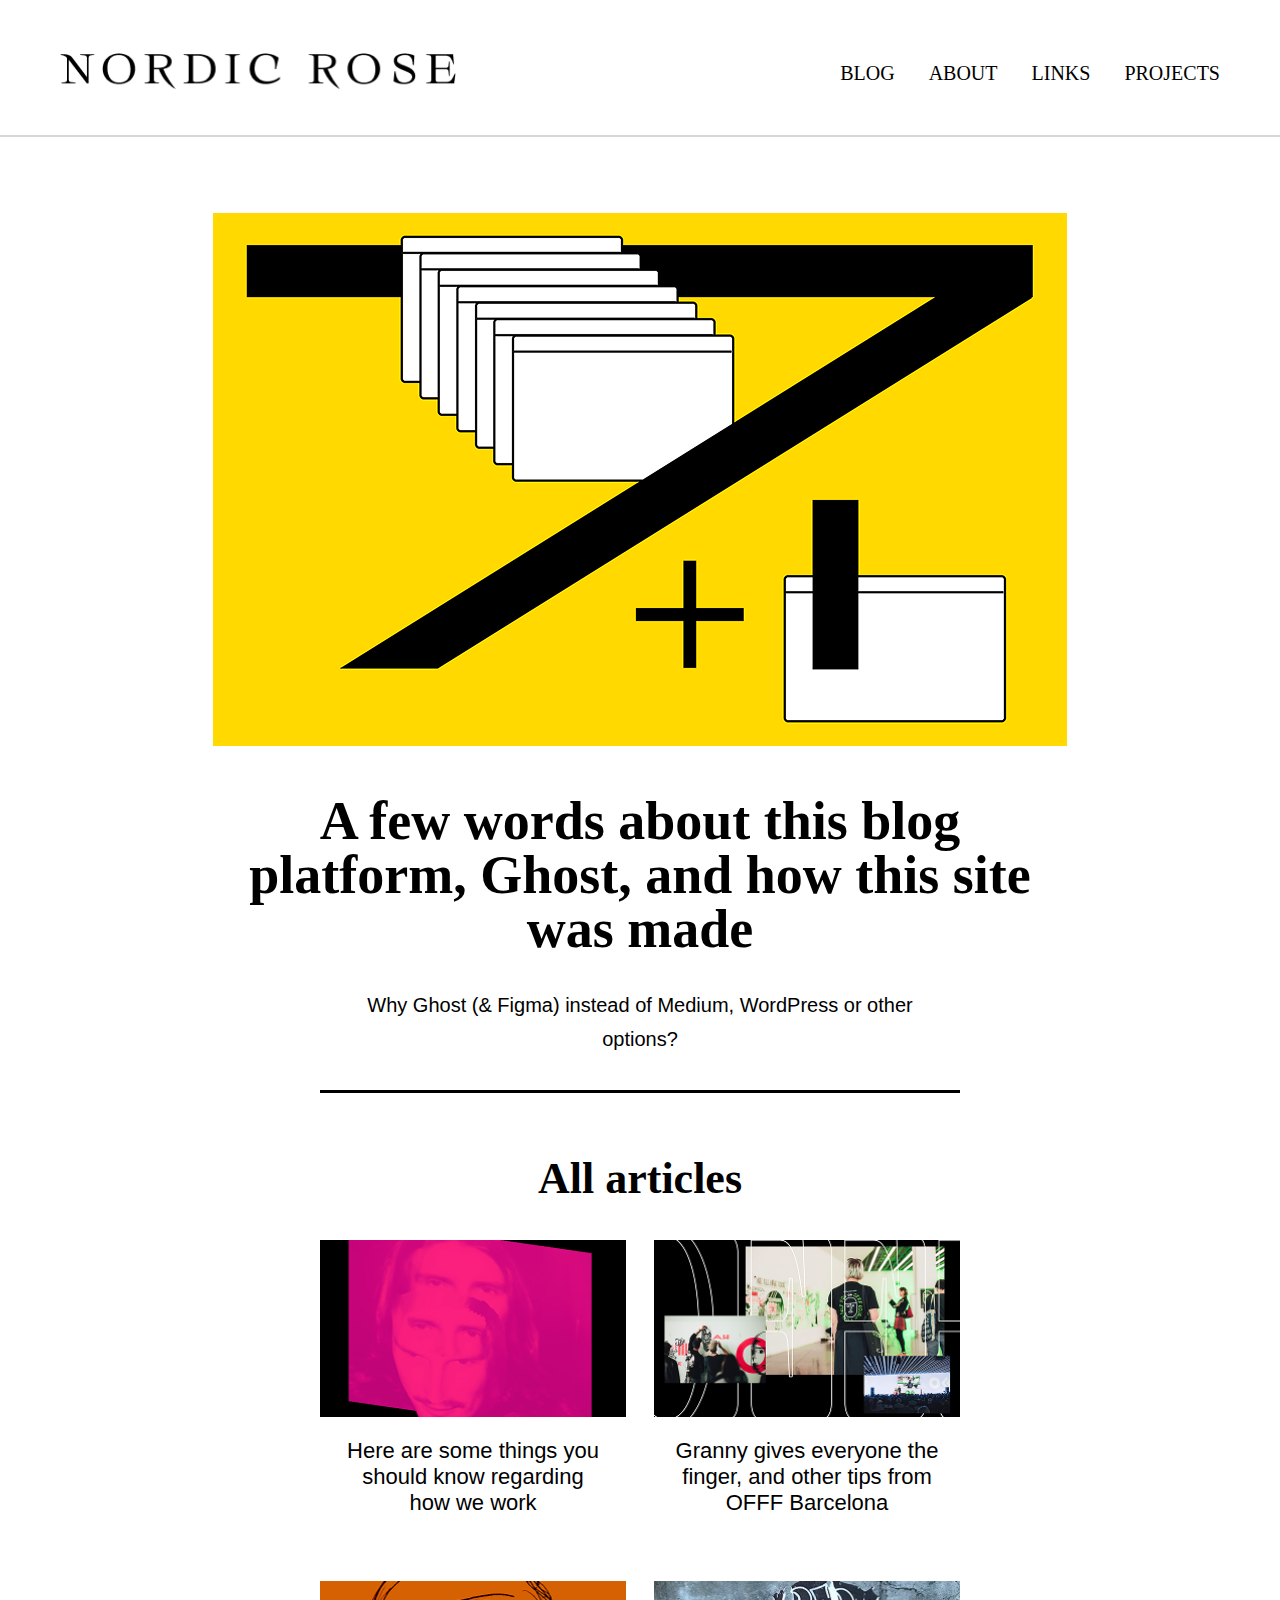
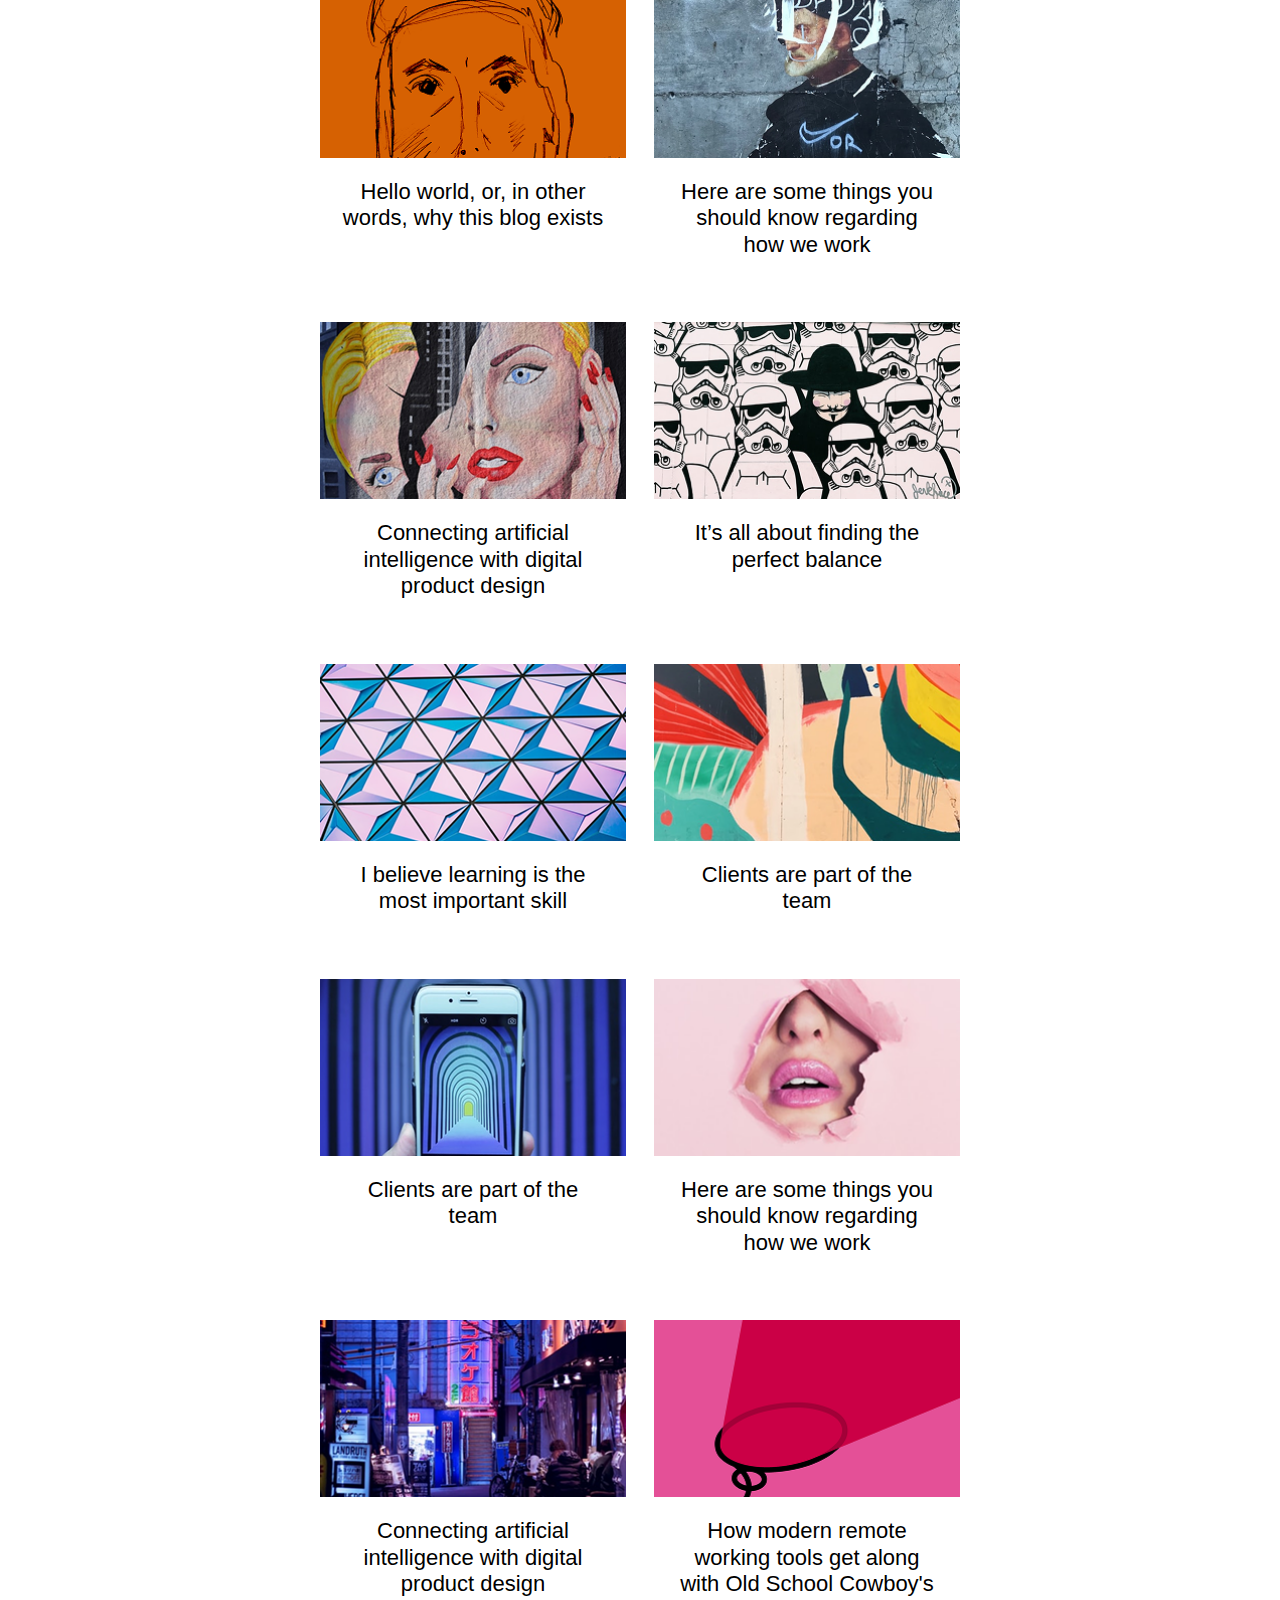
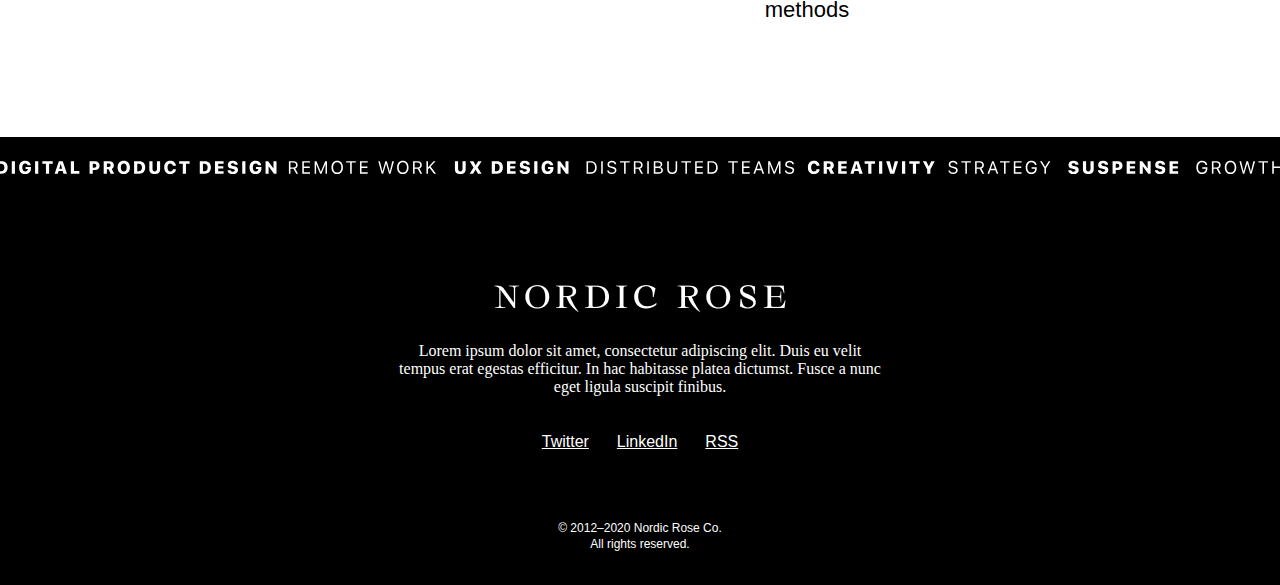
<file: Page1/index.html>
<!DOCTYPE html>
<html lang="en">

<head>
    <meta charset="UTF-8" />
    <meta name="viewport" content="width=device-width, initial-scale=1.0" />
    <title>Page 1</title>
    <link rel="stylesheet" href="style.css" />
    <link rel="stylesheet" href="https://cdnjs.cloudflare.com/ajax/libs/font-awesome/6.7.2/css/all.min.css" />
</head>

<body>
    <header class="header">
        <div class="container">
            <div class="content">
                <div class="logo"><img src="images/logo.png" alt="Logo" /></div>
                <nav class="menu">
                    <ul>
                        <li><a>BLOG</a></li>
                        <li><a>ABOUT</a></li>
                        <li><a>LINKS</a></li>
                        <li><a>PROJECTS</a></li>
                    </ul>
                </nav>
                <button class="menu-mobile"><img src="images/menu-icon.png" alt="" /></button>
            </div>
        </div>
    </header>

    <div class="section1">
        <div class="container">
            <div class="section1-image"><img src="images/section-1-image.png" alt="" /></div>
            <div class="section1-content">
                <h2 class="section1-title">A few words about this blog platform, Ghost, and how this site was made</h2>
                <p class="section1-subtitle">Why Ghost (& Figma) instead of Medium, WordPress or other options?</p>
            </div>
        </div>
    </div>

    <div class="section2">
        <div class="container">
            <h2 class="section2-title">All articles</h2>
            <div class="section2-wrap">
                <div class="card">
                    <div class="card-image"><a><img src="images/section-2-image-1.png" alt="" /></a></div>
                    <p class="card-text"><a>Here are some things you should know regarding how we work</a></p>
                </div>
                <div class="card">
                    <div class="card-image"><a><img src="images/section-2-image-2.png" alt="" /></a></div>
                    <p class="card-text"><a>Granny gives everyone the finger, and other tips from OFFF Barcelona</a></p>
                </div>
                <div class="card">
                    <div class="card-image"><a><img src="images/section-2-image-3.png" alt="" /></a></div>
                    <p class="card-text"><a>Hello world, or, in other words, why this blog exists</a></p>
                </div>

                <div class="card only-desktop">
                    <div class="card-image"><a><img src="images/section-2-image-4.png" alt="" /></a></div>
                    <p class="card-text"><a>Here are some things you should know regarding how we work</a></p>
                </div>
                <div class="card only-desktop">
                    <div class="card-image"><a><img src="images/section-2-image-5.png" alt="" /></a></div>
                    <p class="card-text"><a>Connecting artificial intelligence with digital product design</a></p>
                </div>
                <div class="card only-desktop">
                    <div class="card-image"><a><img src="images/section-2-image-6.png" alt="" /></a></div>
                    <p class="card-text"><a>It’s all about finding the perfect balance</a></p>
                </div>
                <div class="card only-desktop">
                    <div class="card-image"><a><img src="images/section-2-image-7.png" alt="" /></a></div>
                    <p class="card-text"><a>I believe learning is the most important skill</a></p>
                </div>
                <div class="card only-desktop">
                    <div class="card-image"><a><img src="images/section-2-image-8.png" alt="" /></a></div>
                    <p class="card-text"><a>Clients are part of the team</a></p>
                </div>
                <div class="card only-desktop">
                    <div class="card-image"><a><img src="images/section-2-image-9.png" alt="" /></a></div>
                    <p class="card-text"><a>Clients are part of the team</a></p>
                </div>
                <div class="card only-desktop">
                    <div class="card-image"><a><img src="images/section-2-image-10.png" alt="" /></a></div>
                    <p class="card-text"><a>Here are some things you should know regarding how we work</a></p>
                </div>
                <div class="card only-desktop">
                    <div class="card-image"><a><img src="images/section-2-image-11.png" alt="" /></a></div>
                    <p class="card-text"><a>Connecting artificial intelligence with digital product design</a></p>
                </div>

                <div class="card only-mobile">
                    <div class="card-image"><a><img src="images/section-2-image-13.png" alt="" /></a></div>
                    <p class="card-text"><a>Updating list of 50+ sources on distributed teams, remote work, and how to make it all work better</a></p>
                </div>
                <div class="card only-mobile">
                    <div class="card-image"><a><img src="images/section-2-image-14.png" alt="" /></a></div>
                    <p class="card-text"><a>A few words about this blog platform, Ghost, and how this site was made</a></p>
                </div>

                <div class="card">
                    <div class="card-image"><a><img src="images/section-2-image-12.png" alt="" /></a></div>
                    <p class="card-text"><a>How modern remote working tools get along with Old School Cowboy's methods</a></p>
                </div>
            </div>
        </div>
    </div>

    <footer class="footer">
        <div class="footer-top"><img src="images/topfooter.svg" alt="" /></div>
        <div class="footer-middle">
            <div class="container">
                <div class="logo"><img src="images/footer-logo.png" alt="" /></div>
                <p class="footer-text"> Lorem ipsum dolor sit amet, consectetur adipiscing elit. Duis eu velit tempus
                    erat egestas efficitur. In hac habitasse platea dictumst. Fusce a nunc eget ligula suscipit finibus.
                </p>
            </div>
        </div>

        <div class="footer-bottom">
            <nav class="footer-social">
                <ul>
                    <li><a>Twitter</a></li>
                    <li><a>LinkedIn</a></li>
                    <li><a>RSS</a></li>
                </ul>
            </nav>
            <div class="footer-copyright">
                <div>© 2012–2020 Nordic Rose Co.</div>
                <div>All rights reserved.</div>
            </div>
        </div>
    </footer>
</body>

</html>
</file>
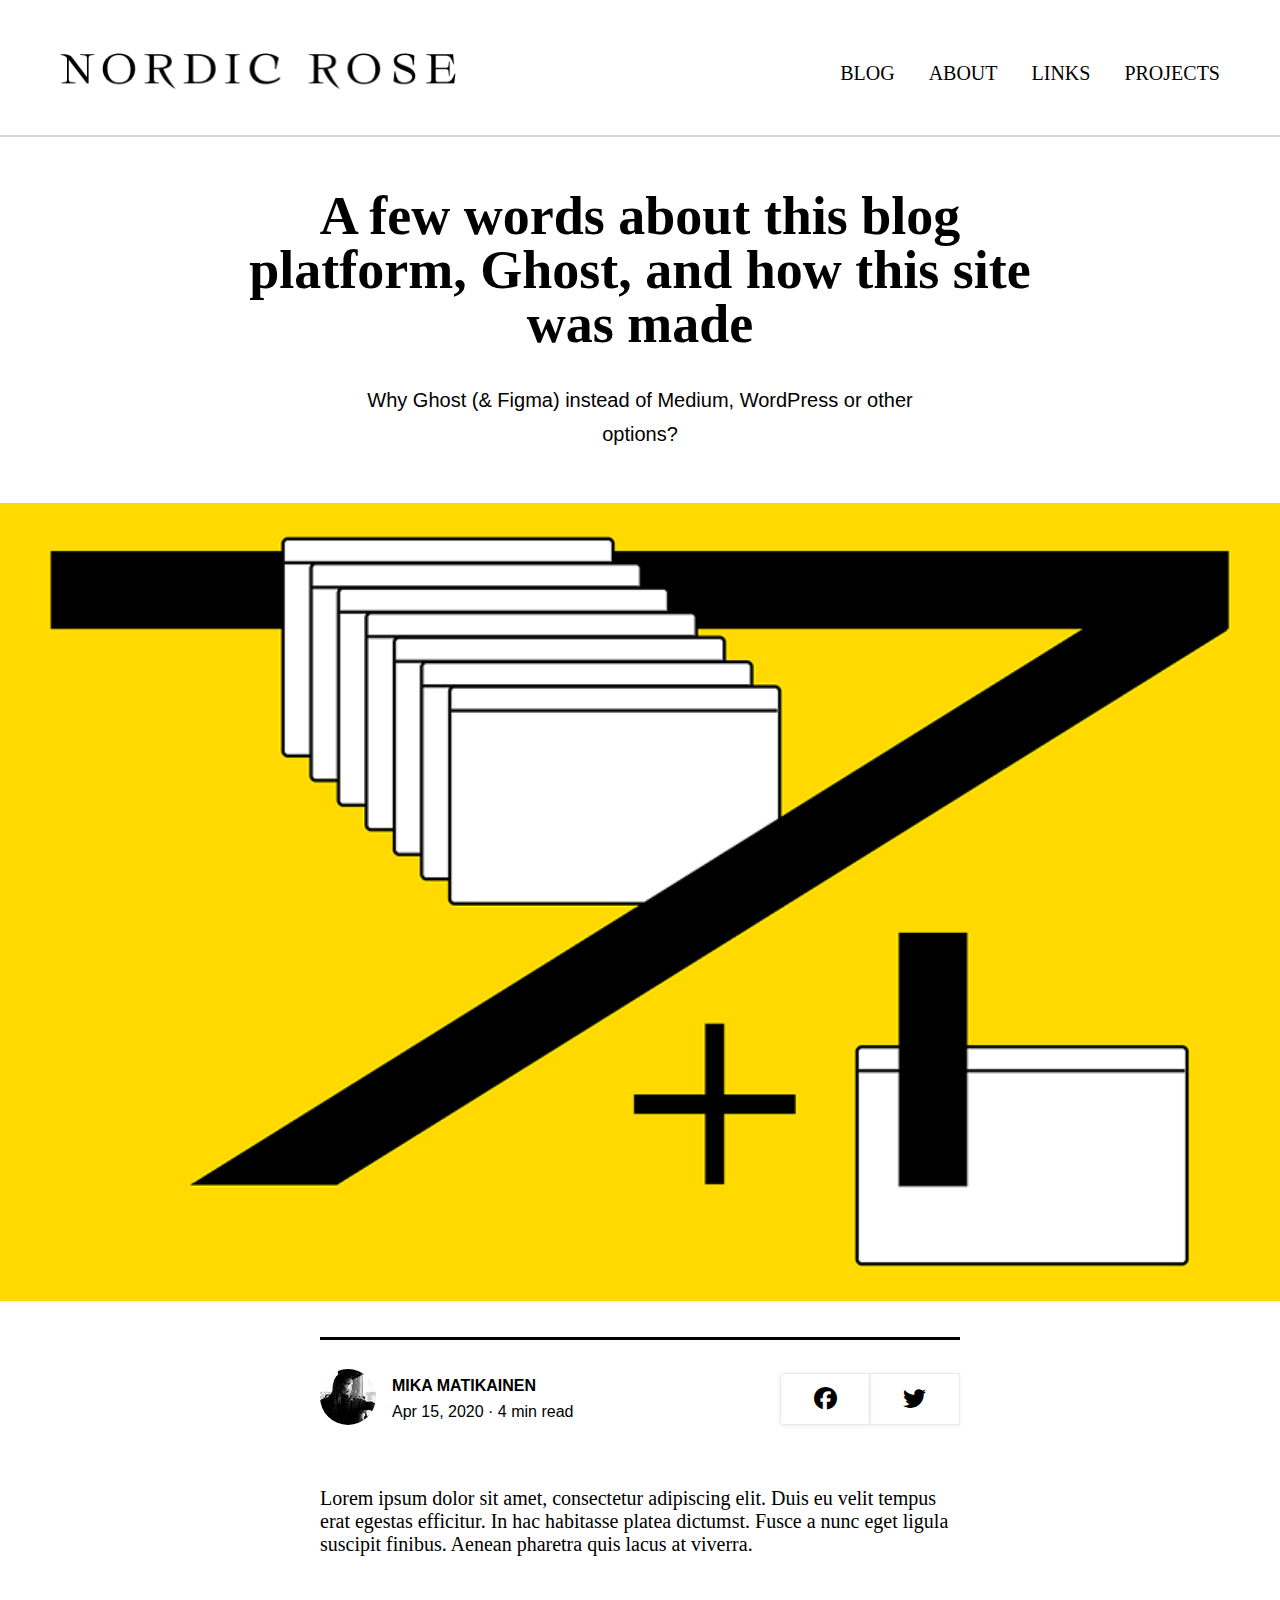
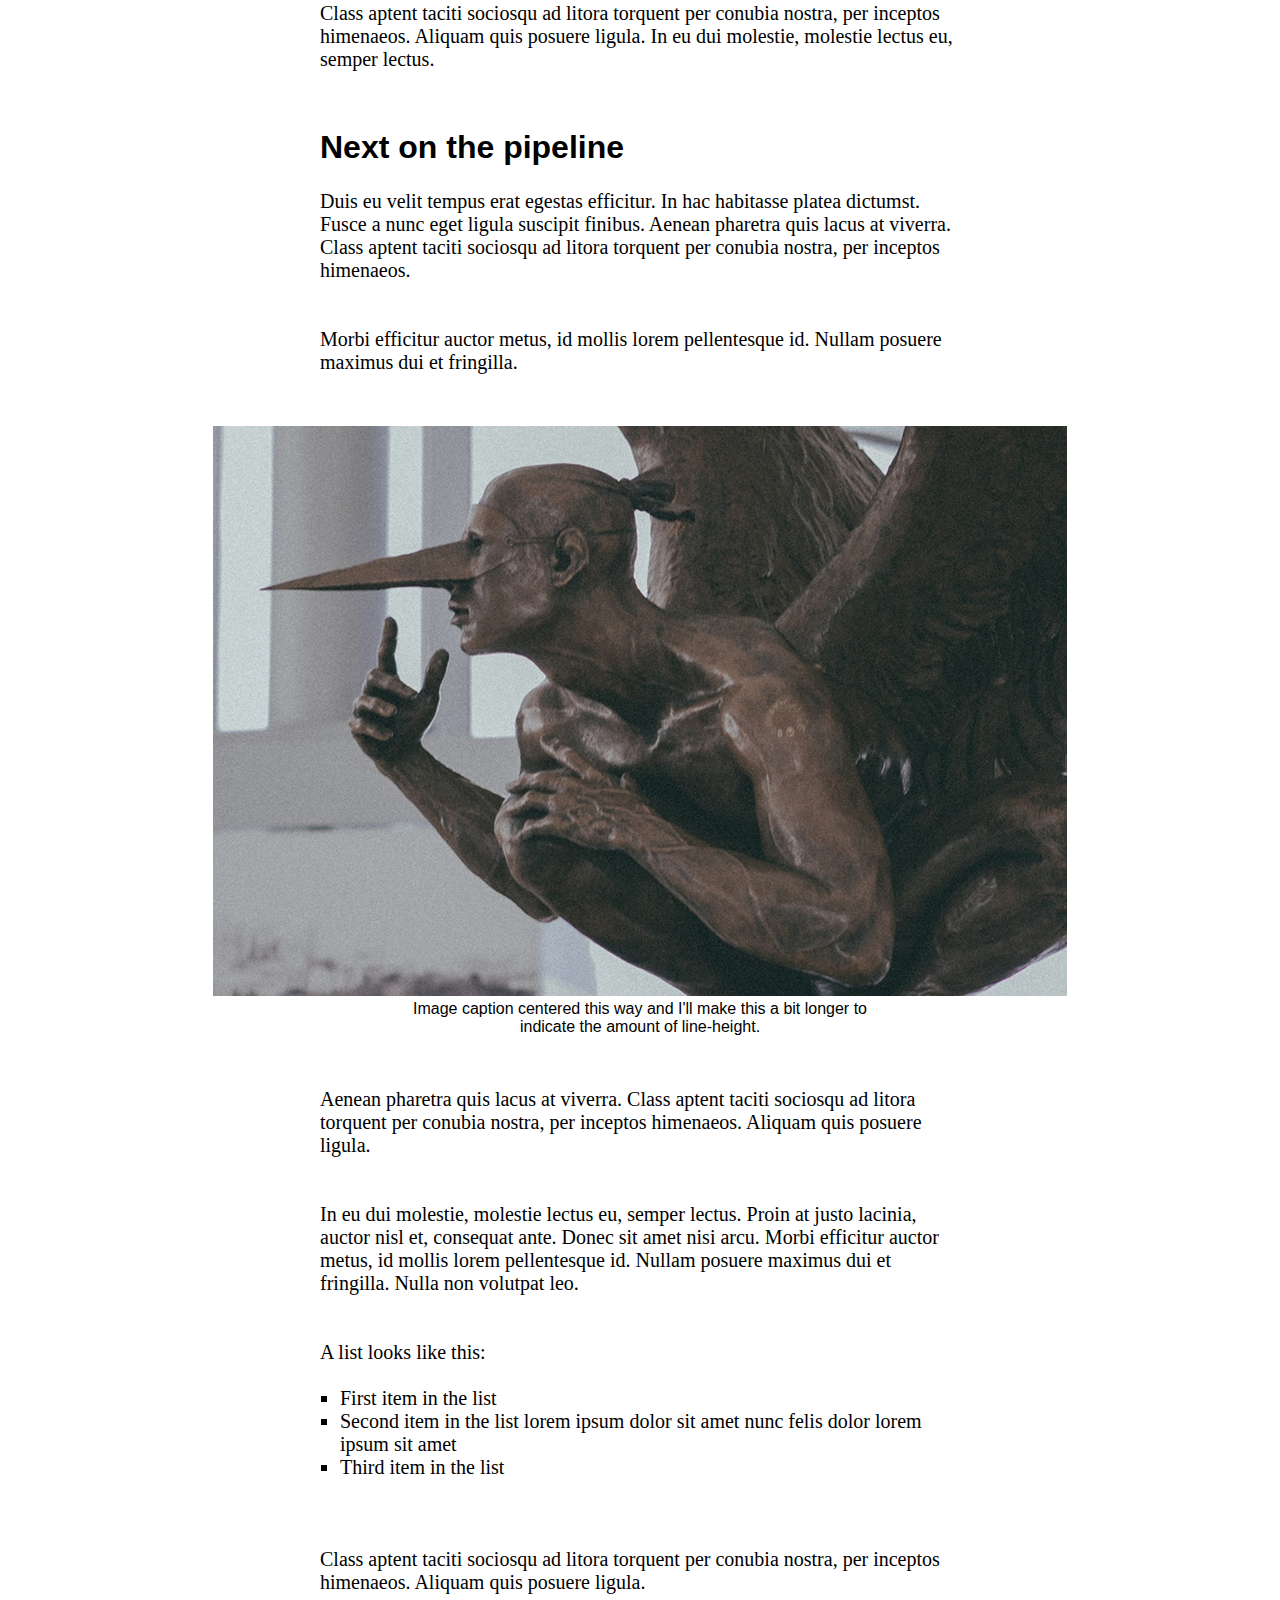
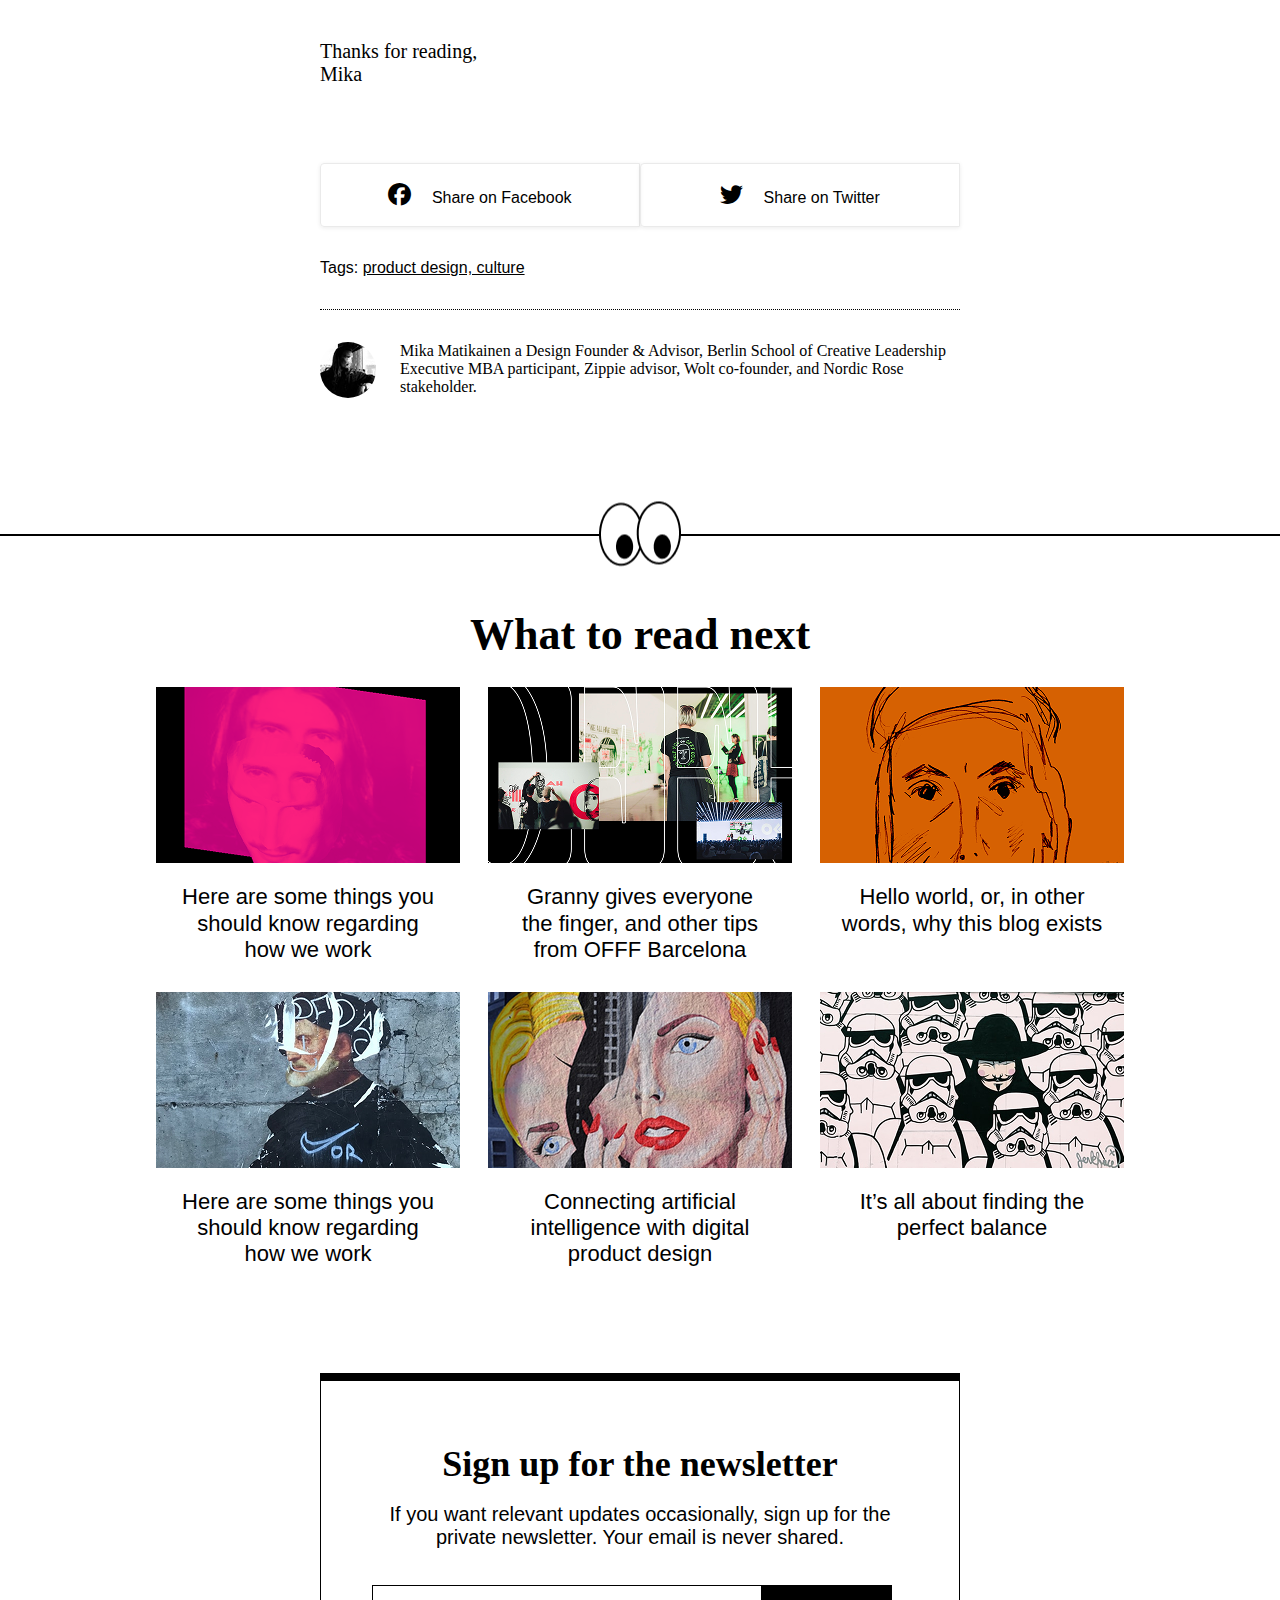
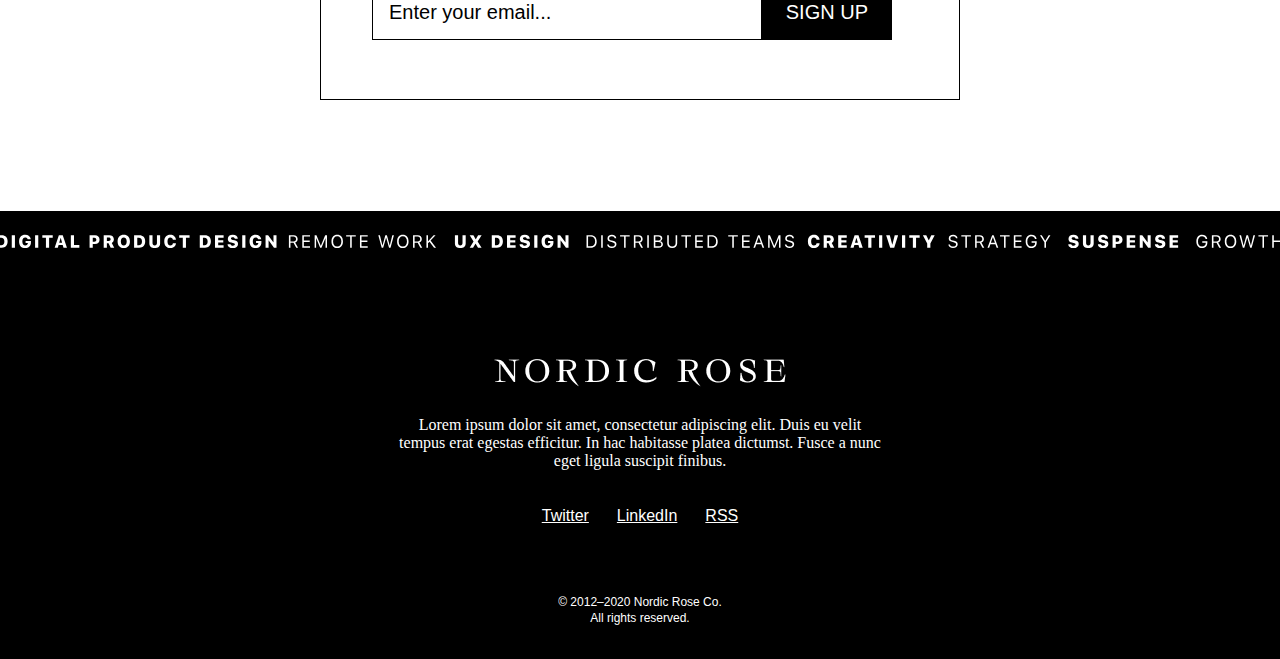
<file: Page2/index.html>
<!DOCTYPE html>
<html lang="en">

<head>
    <meta charset="UTF-8" />
    <meta name="viewport" content="width=device-width, initial-scale=1.0" />
    <title>Page 2</title>
    <link rel="stylesheet" href="style.css" />
    <link rel="stylesheet" href="https://cdnjs.cloudflare.com/ajax/libs/font-awesome/6.7.2/css/all.min.css" />
</head>

<body>
    <header class="header">
        <div class="container">
            <div class="content">
                <div class="logo"><img src="images/logo.png" alt="Logo" /></div>
                <nav class="menu">
                    <ul>
                        <li><a>BLOG</a></li>
                        <li><a>ABOUT</a></li>
                        <li><a>LINKS</a></li>
                        <li><a>PROJECTS</a></li>
                    </ul>
                </nav>
                <button class="menu-mobile"><img src="images/menu-icon.png" alt="" /></button>
            </div>
        </div>
    </header>

    <div class="section1">
        <div class="container">
            <div class="section1-content">
                <h2 class="section1-title">A few words about this blog platform, Ghost, and how this site was made</h2>
                <p class="section1-subtitle">Why Ghost (& Figma) instead of Medium, WordPress or other options?</p>
            </div>
        </div>
        <div class="section1-image"><img src="images/section-1-image.png" alt="" /></div>
    </div>

    <div class="section2">
        <div class="container">
            <div class="section2-social">
                <div class="author">
                    <div class="author-image"><img src="images/section-4-avatar.png" alt="" /></div>
                    <div class="author-infor">
                        <div class="inner-name">Mika Matikainen</div>
                        <div class="inner-info">Apr 15, 2020 · 4 min read</div>
                    </div>
                </div>
                <div class="author-social">
                    <div class="inner-buttons"><a><i class="fa-brands fa-facebook"></i></a></div>
                    <div class="inner-buttons twitter"><a><i class="fa-brands fa-twitter"></i></a></div>
                    <div class="inner-buttons whatsapp"><a><img src="images/whatsapp.png" alt="" /></a></div>
                </div>
            </div>

            <div class="inner-para-1">
                Lorem ipsum dolor sit amet, consectetur adipiscing elit. Duis eu velit tempus erat egestas efficitur. In
                hac habitasse platea dictumst.
                Fusce a nunc eget ligula suscipit finibus. Aenean pharetra quis lacus at viverra.
                <br />
                <br />
                <br />
                Class aptent taciti sociosqu ad litora torquent per conubia nostra, per inceptos himenaeos. Aliquam quis
                posuere ligula. In eu dui
                molestie, molestie lectus eu, semper lectus.
            </div>

            <h2 class="inner-title">Next on the pipeline</h2>

            <div class="inner-para-2">
                Duis eu velit tempus erat egestas efficitur. In hac habitasse platea dictumst. Fusce a nunc eget ligula
                suscipit finibus. Aenean
                pharetra quis lacus at viverra. Class aptent taciti sociosqu ad litora torquent per conubia nostra, per
                inceptos himenaeos.
                <br /><br /><br />
                Morbi efficitur auctor metus, id mollis lorem pellentesque id. Nullam posuere maximus dui et fringilla.
            </div>
        </div>

        <div class="image-main">
            <img src="images/section-4-image-maiin.png" alt="" />
            <div class="image-caption">Image caption centered this way and I'll make this a bit longer to indicate the
                amount of line-height.</div>
        </div>

        <div class="container">
            <div class="inner-para-3">
                Aenean pharetra quis lacus at viverra. Class aptent taciti sociosqu ad litora torquent per conubia
                nostra, per inceptos himenaeos.
                Aliquam quis posuere ligula.
                <br />
                <br />
                <br />
                In eu dui molestie, molestie lectus eu, semper lectus. Proin at justo lacinia, auctor nisl et, consequat
                ante. Donec sit amet nisi
                arcu. Morbi efficitur auctor metus, id mollis lorem pellentesque id. Nullam posuere maximus dui et
                fringilla. Nulla non volutpat leo.
                <br />
                <br />
                <br />
                A list looks like this:
                <br />
                <br />
                <ul>
                    <li>First item in the list</li>
                    <li>Second item in the list lorem ipsum dolor sit amet nunc felis dolor lorem ipsum sit amet</li>
                    <li>Third item in the list</li>
                </ul>
                <br />
                <br />
                <br />
                Class aptent taciti sociosqu ad litora torquent per conubia nostra, per inceptos himenaeos. Aliquam quis
                posuere ligula.
                <br />
                <br />
                <br />
                Thanks for reading,
                <br />
                Mika
            </div>

            <div class="inner-bottom">
                <div class="buttons-share">
                    <div class="inner-buttons"> <a> <i class="fa-brands fa-facebook"></i> Share on Facebook </a></div>
                    <div class="inner-buttons inner-buttons-mid"><a> <i class="fa-brands fa-twitter"></i> Share on
                            Twitter </a></div>
                </div>

                <div class="buttons-share-mobile">
                    Share:
                    <br />
                    <br />
                    <div class="inner-right">
                        <div class="inner-buttons"> <a> <i class="fa-brands fa-facebook"></i> </a></div>
                        <div class="inner-buttons inner-buttons-mid"> <a> <i class="fa-brands fa-twitter"></i>
                            </a></div>
                        <div class="inner-buttons inner-buttons-right"> <a class="" href="#"> <img
                                    src="images/whatsapp.png" alt="" /> </a></div>
                    </div>
                </div>

                <div class="inner-tags">Tags: <a>product design, culture</a></div>

                <div class="inner-author">
                    <div class="author-image"><img src="images/section-4-avatar.png" alt="" /></div>

                    <div class="inner-content">
                        <div class="inner-desc">
                            <div class="inner-name">Mika Matikainen</div>
                            a Design Founder & Advisor, Berlin School of Creative Leadership Executive MBA participant,
                            Zippie advisor, Wolt co-founder,
                            and Nordic Rose stakeholder.
                        </div>
                    </div>
                </div>
            </div>
        </div>
    </div>

    <section class="section3">
        <div class="pattern"><img src="images/eyes.png" alt="" /></div>
        <h2 class="section3-title">What to read next</h2>
        <div class="container">
            <div class="section3-wrap">
                <div class="card">
                    <div class="card-image"> <a> <img src="images/section-2-image-1.png" alt="" /> </a>
                    </div>
                    <p class="card-text"> <a href="">Here are some things you should know regarding how we work</a>
                    </p>
                </div>
                <div class="card">
                    <div class="card-image"> <a> <img src="images/section-2-image-2.png" alt="" /> </a>
                    </div>
                    <p class="card-text"> <a href="">Granny gives everyone the finger, and other tips from OFFF
                            Barcelona</a></p>
                </div>
                <div class="card">
                    <div class="card-image"> <a> <img src="images/section-2-image-3.png" alt="" /> </a>
                    </div>
                    <p class="card-text"> <a href="">Hello world, or, in other words, why this blog exists</a></p>
                </div>
                <div class="card only-desktop">
                    <div class="card-image"> <a> <img src="images/section-2-image-4.png" alt="" /> </a></div>
                    <p class="card-text"><a href="">Here are some things you should know regarding how we work</a></p>
                </div>
                <div class="card only-desktop">
                    <div class="card-image"> <a> <img src="images/section-2-image-5.png" alt="" /> </a></div>
                    <p class="card-text"><a href="">Connecting artificial intelligence with digital product design</a>
                    </p>
                </div>
                <div class="card only-desktop">
                    <div class="card-image"> <a> <img src="images/section-2-image-6.png" alt="" /> </a></div>
                    <p class="card-text"><a href="">It’s all about finding the perfect balance</a></p>
                </div>
            </div>

            <div class="inner-form">
                <h3 class="form-title">Sign up for the newsletter</h3>

                <div class="form-desc">If you want relevant updates occasionally, sign up for the private newsletter.
                    Your email is never shared.</div>

                <form>
                    <input type="email" name="Email" placeholder="Enter your email..." />
                    <button>SIGN UP</button>
                </form>
            </div>
        </div>
    </section>

    <footer class="footer">
        <div class="footer-top"><img src="images/topfooter.svg" alt="" /></div>
        <div class="footer-middle">
            <div class="container">
                <div class="logo"><img src="images/footer-logo.png" alt="" /></div>
                <p class="footer-text"> Lorem ipsum dolor sit amet, consectetur adipiscing elit. Duis eu velit tempus
                    erat egestas efficitur. In hac habitasse platea dictumst. Fusce a nunc eget ligula suscipit finibus.
                </p>
            </div>
        </div>

        <div class="footer-bottom">
            <nav class="footer-social">
                <ul>
                    <li><a>Twitter</a></li>
                    <li><a>LinkedIn</a></li>
                    <li><a>RSS</a></li>
                </ul>
            </nav>
            <div class="footer-copyright">
                <div>© 2012–2020 Nordic Rose Co.</div>
                <div>All rights reserved.</div>
            </div>
        </div>
    </footer>
</body>

</html>
</file>
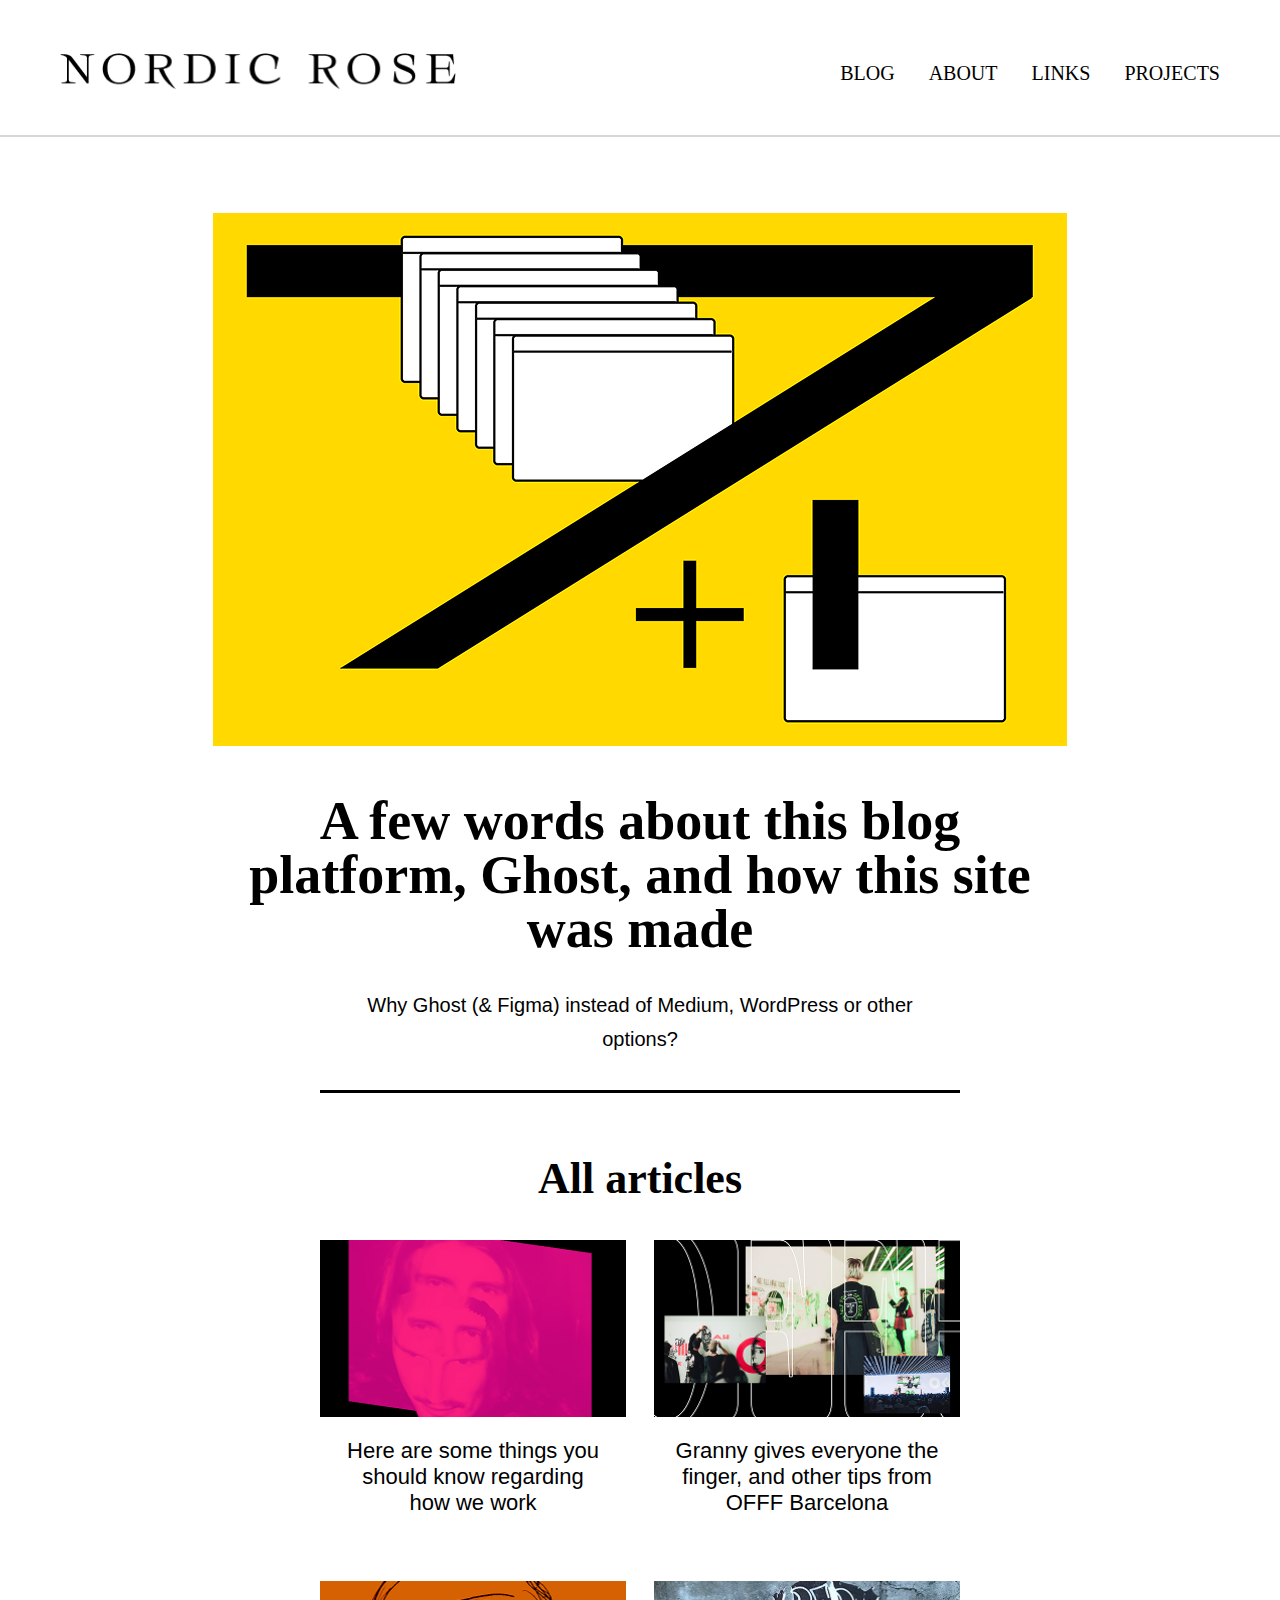
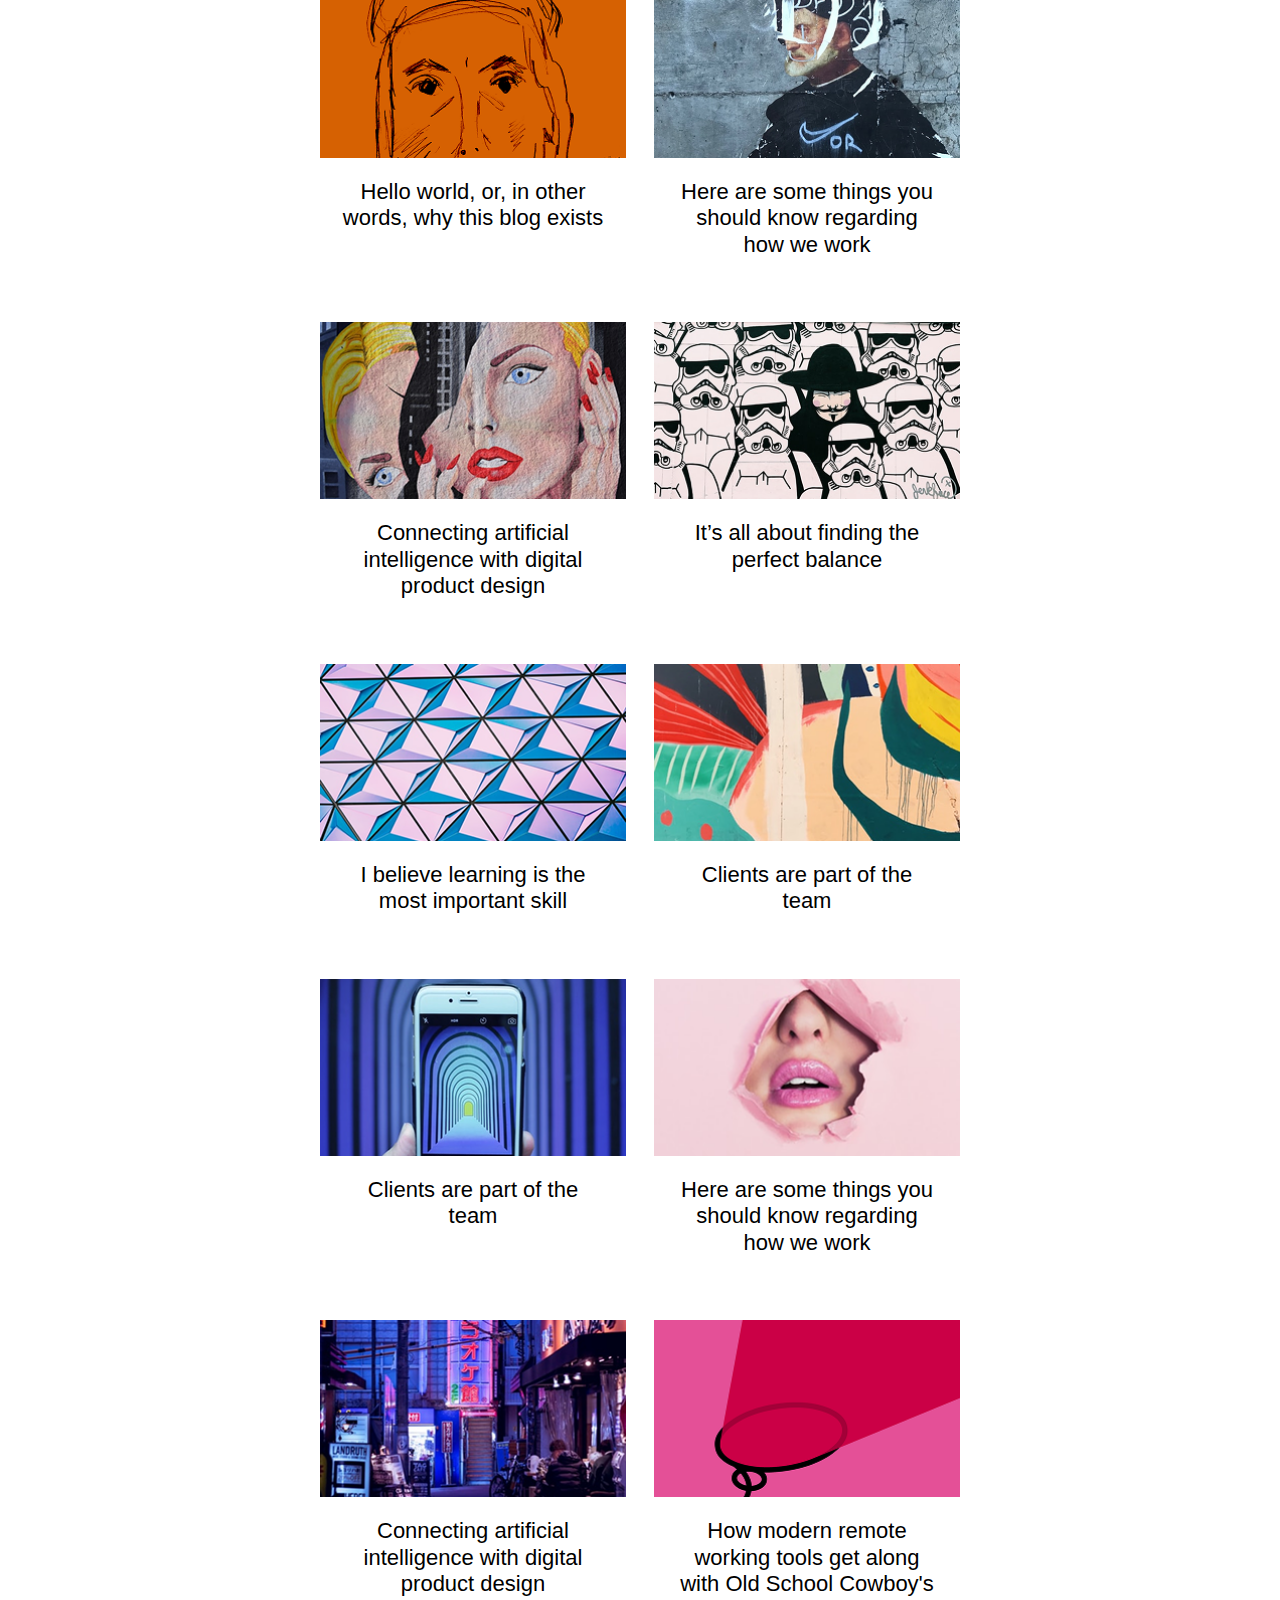
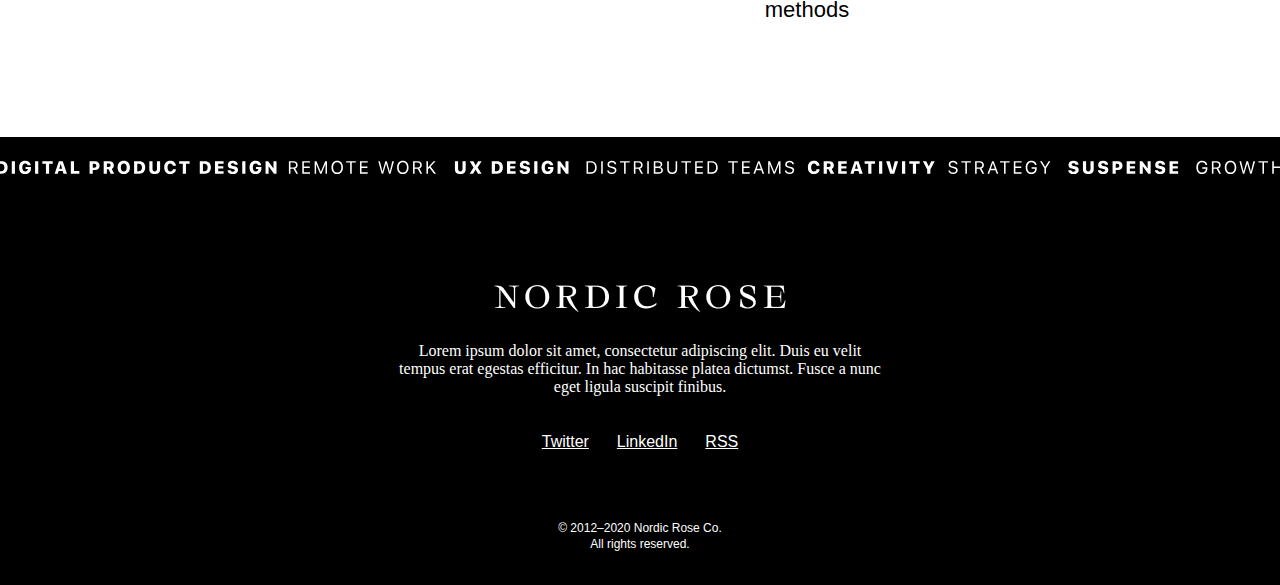
<file: Page1/index1.html>
<!DOCTYPE html>
<html lang="en">

<head>
    <meta charset="UTF-8" />
    <meta name="viewport" content="width=device-width, initial-scale=1.0" />
    <title>Page 1</title>
    <link rel="stylesheet" href="style1.css" />
    <link rel="stylesheet" href="https://cdnjs.cloudflare.com/ajax/libs/font-awesome/6.7.2/css/all.min.css" />
</head>

<body>
    <header class="header">
        <div class="container">
            <div class="content">
                <div class="logo"><img src="images/logo.png" alt="Logo" /></div>
                <nav class="menu">
                    <ul>
                        <li><a>BLOG</a></li>
                        <li><a>ABOUT</a></li>
                        <li><a>LINKS</a></li>
                        <li><a>PROJECTS</a></li>
                    </ul>
                </nav>
                <button class="menu-mobile"><img src="images/menu-icon.png" alt="" /></button>
            </div>
        </div>
    </header>

    <div class="section1">
        <div class="container">
            <div class="section1-image"><img src="images/section-1-image.png" alt="" /></div>
            <div class="section1-content">
                <h2 class="section1-title">A few words about this blog platform, Ghost, and how this site was made</h2>
                <p class="section1-subtitle">Why Ghost (& Figma) instead of Medium, WordPress or other options?</p>
            </div>
        </div>
    </div>

    <div class="section2">
        <div class="container">
            <h2 class="section2-title">All articles</h2>
            <div class="section2-wrap">
                <div class="card">
                    <div class="card-image"><a><img src="images/section-2-image-1.png" alt="" /></a></div>
                    <p class="card-text"><a>Here are some things you should know regarding how we work</a></p>
                </div>
                <div class="card">
                    <div class="card-image"><a><img src="images/section-2-image-2.png" alt="" /></a></div>
                    <p class="card-text"><a>Granny gives everyone the finger, and other tips from OFFF Barcelona</a></p>
                </div>
                <div class="card">
                    <div class="card-image"><a><img src="images/section-2-image-3.png" alt="" /></a></div>
                    <p class="card-text"><a>Hello world, or, in other words, why this blog exists</a></p>
                </div>

                <div class="card only-desktop">
                    <div class="card-image"><a><img src="images/section-2-image-4.png" alt="" /></a></div>
                    <p class="card-text"><a>Here are some things you should know regarding how we work</a></p>
                </div>
                <div class="card only-desktop">
                    <div class="card-image"><a><img src="images/section-2-image-5.png" alt="" /></a></div>
                    <p class="card-text"><a>Connecting artificial intelligence with digital product design</a></p>
                </div>
                <div class="card only-desktop">
                    <div class="card-image"><a><img src="images/section-2-image-6.png" alt="" /></a></div>
                    <p class="card-text"><a>It’s all about finding the perfect balance</a></p>
                </div>
                <div class="card only-desktop">
                    <div class="card-image"><a><img src="images/section-2-image-7.png" alt="" /></a></div>
                    <p class="card-text"><a>I believe learning is the most important skill</a></p>
                </div>
                <div class="card only-desktop">
                    <div class="card-image"><a><img src="images/section-2-image-8.png" alt="" /></a></div>
                    <p class="card-text"><a>Clients are part of the team</a></p>
                </div>
                <div class="card only-desktop">
                    <div class="card-image"><a><img src="images/section-2-image-9.png" alt="" /></a></div>
                    <p class="card-text"><a>Clients are part of the team</a></p>
                </div>
                <div class="card only-desktop">
                    <div class="card-image"><a><img src="images/section-2-image-10.png" alt="" /></a></div>
                    <p class="card-text"><a>Here are some things you should know regarding how we work</a></p>
                </div>
                <div class="card only-desktop">
                    <div class="card-image"><a><img src="images/section-2-image-11.png" alt="" /></a></div>
                    <p class="card-text"><a>Connecting artificial intelligence with digital product design</a></p>
                </div>

                <div class="card only-mobile">
                    <div class="card-image"><a><img src="images/section-2-image-13.png" alt="" /></a></div>
                    <p class="card-text"><a>Updating list of 50+ sources on distributed teams, remote work, and how to make it all work better</a></p>
                </div>
                <div class="card only-mobile">
                    <div class="card-image"><a><img src="images/section-2-image-14.png" alt="" /></a></div>
                    <p class="card-text"><a>A few words about this blog platform, Ghost, and how this site was made</a></p>
                </div>

                <div class="card">
                    <div class="card-image"><a><img src="images/section-2-image-12.png" alt="" /></a></div>
                    <p class="card-text"><a>How modern remote working tools get along with Old School Cowboy's methods</a></p>
                </div>
            </div>
        </div>
    </div>

    <footer class="footer">
        <div class="footer-top"><img src="images/topfooter.svg" alt="" /></div>
        <div class="footer-middle">
            <div class="container">
                <div class="logo"><img src="images/footer-logo.png" alt="" /></div>
                <p class="footer-text"> Lorem ipsum dolor sit amet, consectetur adipiscing elit. Duis eu velit tempus
                    erat egestas efficitur. In hac habitasse platea dictumst. Fusce a nunc eget ligula suscipit finibus.
                </p>
            </div>
        </div>

        <div class="footer-bottom">
            <nav class="footer-social">
                <ul>
                    <li><a>Twitter</a></li>
                    <li><a>LinkedIn</a></li>
                    <li><a>RSS</a></li>
                </ul>
            </nav>
            <div class="footer-copyright">
                <div>© 2012–2020 Nordic Rose Co.</div>
                <div>All rights reserved.</div>
            </div>
        </div>
    </footer>
</body>

</html>
</file>
<file: Page1/style.css>
@import url('https://fonts.cdnfonts.com/css/sf-mono');
@import url('https://fonts.cdnfonts.com/css/sf-pro-display');
@import url('https://fonts.googleapis.com/css2?family=Roboto:ital,wght@0,100..900;1,100..900&display=swap');

* {
    box-sizing: border-box;
    padding: 0;
    margin: 0;
}

a {
    text-decoration: none;
}

li {
    list-style: none;
}


/* Header */
.header {
    padding: 52.54px 0 40.46px 0;
    border-bottom: 2px solid #D6D6D6;
}

.header .container {
    width: 1315.42px;
    margin: 0 auto;
}

.header .content {
    display: flex;
    align-items: center;
    justify-content: space-between;
}

.header .logo img {
    height: 37.53px;
    width: 395.83px;
}

.header .menu {
    justify-content: flex-end;
    flex: 1;
    display: inline-flex;
    text-align: center;
}

.header .menu ul {
    display: inline-flex;
    justify-content: flex-end;
    align-items: center;
    gap: 34px;
}

.header .menu ul li a {
    color: #000000;
    font-family: "PT Serif", serif;
    font-weight: 500;
    font-size: 20px;
}

.header .menu-mobile {
    display: none;
}

@media(max-width:1399.98px) {
    .header .container {
        width: 1160px;
    }

    .header .section2-wrap {
        gap: 242.59px;
    }
}

@media(max-width: 1198.98px) {
    .header .container {
        width: 960px;
    }

    .header .section2-wrap {
        gap: 242.59px;
    }
}

@media(max-width: 991.98px) {
    .header .container {
        width: 720px;
    }

    .header .menu {
        display: none;
    }

    .header .menu-mobile {
        display: block;
        cursor: pointer;
        border: none;
    }

    .header .section2-wrap {
        gap: 0;
        justify-content: space-between;
    }
}

@media(max-width: 767.98px) {
    .header .container {
        width: 640px;
    }
}

@media(max-width: 675.98px) {
    .header {
        padding: 24px 20px 21px 20px;
    }

    .header .logo img {
        width: 217px;
        height: 20px;
    }

    .header .container {
        width: 100%;
        padding: 0 20px;
    }
}

@media(max-width: 575.98px) {
    .header .container {
        padding: 0;
    }
}


/* Section1 */
.section1 {
    padding: 76px 0 34px;
}

.section1 .container {
    width: 854px;
    margin: 0 auto;
}

.section1 .section1-content {
    margin-top: 44px;
}

.section1 .section1-content .section1-title {
    margin-bottom: 32px;
    color: #000000;
    font-family: "PT Serif", serif;
    font-size: 54px;
    font-weight: 700;
    line-height: 100%;
    text-align: center;
}

.section1 .section1-content .section1-subtitle {
    width: 592px;
    margin: 0 auto;
    color: #000000;
    font-family: 'SF Mono', sans-serif;
    font-size: 20px;
    font-weight: 300;
    line-height: 170%;
    text-align: center;
}

@media(max-width: 991.98px) {
    .section1 .container {
        width: 720px;
    }

    .section1 .section1-image img {
        width: 720px;
    }
}

@media(max-width: 767.98px) {
    .section1 {
        padding: 52px 0;
    }

    .section1 .container {
        width: 640px;
    }

    .section1 .section1-image img {
        width: 640px;
    }
}

@media(max-width: 675.98px) {
    .section1 .container {
        width: 100%;
    }

    .section1 .section1-image img {
        width: 100%;
        height: auto;
    }

    .section1 .section1-content {
        margin: 32px 20px 0;
    }

    .section1 .section1-content .section1-title {
        font-size: 36px;
        margin-bottom: 24px;
    }

    .section1 .section1-content .section1-subtitle {
        width: 335px;
        font-size: 16px;
    }

}

@media(max-width: 374.98px) {
    .section1 .section1-content .section1-subtitle {
        width: auto;
        margin: 0 20px;
    }
}


/* Section2 */
.section2 .container {
    width: 640px;
    margin: 0 auto;
    padding: 64px 0 113px 0;
    border-top: 3px solid #000000;
}

.section2 .section2-title {
    margin-bottom: 39px;
    text-align: center;
    color: #000000;
    font-size: 44px;
    font-family: "PT Serif", serif;
    font-weight: 700;
    line-height: 100%;
}

.section2 .section2-wrap {
    display: flex;
    flex-wrap: wrap;
    justify-content: center;
    gap: 28px;
    row-gap: 64px;
}

.card {
    width: calc((100% - 28px)/2);
}

.card .card-image {
    margin-bottom: 21px;
}

.card .card-image img {
    width: 100%;
    object-fit: cover;
    display: block;
}

.card .card-text {
    padding: 0 21px;
    text-align: center;
}

.card .card-text a {
    color: #000000;
    font-family: 'SF Pro Display', sans-serif;
    font-size: 22px;
    font-weight: 500;
    line-height: 120%;
}

.only-mobile {
    display: none;
}

.only-desktop {
    display: block;
}

@media(max-width: 675.98px) {
    .section2 .container {
        width: 100%;
        padding: 56px 0 82px;
    }

    .section2 .section2-title {
        margin-bottom: 29px;
    }

    .section2 .card {
        width: 335px;
    }

    .only-desktop {
        display: none;
    }

    .only-mobile {
        display: block;
    }
}


/* Footer */
.footer {
    background-color: #000000;
    padding: 18px 0 32px;
}

.footer .footer-top img {
    width: 100%;
    object-fit: cover;
    display: block;
}

.footer .footer-middle .container {
    width: 488px;
    margin: 0 auto;
}

.footer .footer-middle .logo {
    margin-top: 105.12px;
    text-align: center;
    margin-bottom: 25.58px;
}

.footer .footer-middle .footer-text {
    color: #FFFFFF;
    font-family: "PT Serif", serif;
    font-size: 16px;
    font-weight: 400;
    text-align: center;
}

.footer .footer-bottom {
    margin-top: 32px;
}

.footer .footer-bottom .footer-social ul {
    display: flex;
    justify-content: center;
    gap: 28px;
}

.footer .footer-bottom .footer-social ul a {
    text-decoration: underline;
    color: #FFFFFF;
    font-family: 'SF Pro Display', sans-serif;
    font-size: 16px;
    font-weight: 200;
    line-height: 170%;
}

.footer .footer-bottom .footer-copyright {
    margin-top: 64px;
    color: #FFFFFF;
    text-align: center;
    line-height: 140%;
    font-family: 'SF Pro Display', sans-serif;
    font-size: 12px;
    font-weight: 500;
}

@media(max-width: 767.98px) {
    .footer {
        padding: 22px 0 32px;
        overflow: hidden;
    }

    .footer .footer-middle .container {
        width: 330px;
    }

    .footer .footer-top img {
        width: 150%;
    }

    .footer .footer-middle .logo {
        margin-top: 103.41px;
        margin-bottom: 25.41px;
    }
}

@media(max-width: 675.98px) {
    .footer .footer-top img {
        width: 175%;
    }
}

@media(max-width: 575.98px) {
    .footer .footer-top img {
        width: 200%;
    }
}

@media(max-width: 374.98px) {
    .footer .footer-top img {
        width: 225%;
    }

    .footer .footer-middle .logo img {
        width: 70%;
        margin: 0 auto;
    }

    .footer .footer-middle .container {
        width: 296.98px;
    }
}
</file>
<file: Page2/style.css>
@import url('https://fonts.cdnfonts.com/css/sf-mono');
@import url('https://fonts.cdnfonts.com/css/sf-pro-display');
@import url('https://fonts.googleapis.com/css2?family=Roboto:ital,wght@0,100..900;1,100..900&display=swap');

* {
    box-sizing: border-box;
    padding: 0;
    margin: 0;
}

a {
    text-decoration: none;
}

li {
    list-style: none;
}

/* Header */
.header {
    padding: 52.54px 0 40.46px 0;
    border-bottom: 2px solid #D6D6D6;
}

.header .container {
    width: 1315.42px;
    margin: 0 auto;
}

.header .content {
    display: flex;
    align-items: center;
    justify-content: space-between;
}

.header .logo img {
    height: 37.53px;
    width: 395.83px;
}

.header .menu {
    justify-content: flex-end;
    flex: 1;
    display: inline-flex;
    text-align: center;
}

.header .menu ul {
    display: inline-flex;
    justify-content: flex-end;
    align-items: center;
    gap: 34px;
}

.header .menu ul li a {
    color: #000000;
    font-family: "PT Serif", serif;
    font-weight: 500;
    font-size: 20px;
}

.header .menu-mobile {
    display: none;
}

@media(max-width:1399.98px) {
    .header .container {
        width: 1160px;
    }

    .header .section2-wrap {
        gap: 242.59px;
    }
}

@media(max-width: 1198.98px) {
    .header .container {
        width: 960px;
    }

    .header .section2-wrap {
        gap: 242.59px;
    }
}

@media(max-width: 991.98px) {
    .header .container {
        width: 720px;
    }

    .header .menu {
        display: none;
    }

    .header .menu-mobile {
        display: block;
        cursor: pointer;
        border: none;
    }

    .header .section2-wrap {
        gap: 0;
        justify-content: space-between;
    }
}

@media(max-width: 767.98px) {
    .header .container {
        width: 640px;
    }
}

@media(max-width: 675.98px) {
    .header {
        padding: 24px 20px 21px 20px;
    }

    .header .logo img {
        width: 217px;
        height: 20px;
    }

    .header .container {
        width: 100%;
        padding: 0 20px;
    }
}

@media(max-width: 575.98px) {
    .header .container {
        padding: 0;
    }
}

/* Section1 */
.section1 {
    padding: 52px 0 32px 0;
}

.section1 .container {
    width: 858px;
    margin: 0 auto;
}

.section1 .section1-image img {
    width: 100%;
}

.section1 .section1-content .section1-title {
    margin-bottom: 32px;
    color: #000000;
    font-family: "PT Serif", serif;
    font-size: 54px;
    font-weight: 700;
    line-height: 100%;
    text-align: center;
}

.section1 .section1-content .section1-subtitle {
    width: 626px;
    margin: 0 auto 52px auto;
    color: #000000;
    font-family: 'SF Mono', sans-serif;
    font-size: 20px;
    font-weight: 300;
    line-height: 170%;
    text-align: center;
}

@media(max-width: 991.98px) {
    .section1 .container {
        width: 720px;
    }
}

@media(max-width: 767.98px) {
    .section1 {
        padding: 52px 0 24px;
    }

    .section1 .container {
        width: 640px;
    }
}

@media(max-width: 675.98px) {
    .section1 .container {
        width: 100%;
    }

    .section1 .section1-content {
        margin: 0 20px;
    }

    .section1 .section1-content .section1-title {
        font-size: 36px;
        margin-bottom: 24px;
    }

    .section1 .section1-content .section1-subtitle {
        width: 335px;
        font-size: 16px;
        margin-bottom: 24px;
    }
}

@media(max-width: 389.98px) {
    .section1 .section1-content .section1-subtitle {
        width: auto;
        margin: 0 20px;
    }
}

/* Section-2 */
.section-2 {}

.section-2 .container {
    width: 640px;
    margin: 0 auto;
    padding: 64px 0 113px;
    border-top: 3px solid #000000;
}

.section-2 .inner-title {
    margin-bottom: 39px;
    text-align: center;
    color: #000000;
    font-size: 44px;
    font-family: "PT Serif", serif;
    font-weight: 700;
    line-height: 100%;
}

.section-2 .inner-wrap {
    display: flex;
    flex-wrap: wrap;
    justify-content: center;
    gap: 28px;
    row-gap: 64px;
}


/* card */
.card {
    width: calc((100% - 28px)/2);
}

.card .card-image {
    margin-bottom: 21px;
}

.card .card-image img {
    width: 100%;
    object-fit: cover;
    display: block;
}


.card .card-text {
    padding: 0 21px;
    text-align: center;
}

.card .card-text a {
    color: #000000;
    font-family: 'SF Pro Display', sans-serif;
    font-size: 22px;
    font-weight: 500;
    line-height: 120%;
}

@media(max-width: 675.98px) {
    .section-2 .container {
        width: 100%;
        padding: 56px 0 82px;
    }

    .section-2 .inner-title {
        margin-bottom: 29px;
    }


    .section-2 .card {
        width: 335px;
    }
}


/* Section2 */
.section2 .container {
    width: 640px;
    margin: 0 auto;
}

.section2 .section2-social {
    padding-top: 29px;
    border-top: 3px solid #000000;
    display: flex;
    flex-wrap: wrap;
    align-items: center;
    justify-content: space-between;
}

.section2 .author {
    display: flex;
    gap: 16px;
    align-items: center;
}

.section2 .author .author-image img {
    border-radius: 50%;
}

.section2 .author-infor .inner-name {
    margin-bottom: 8px;
    color: #000000;
    font-family: 'SF Pro Display', sans-serif;
    font-size: 16px;
    font-weight: 700;
    text-transform: uppercase;
}

.section2 .author-infor .inner-info {
    color: #000000;
    font-family: 'SF Pro Display', sans-serif;
    font-size: 16px;
    font-weight: 400;
}

.section2 .author-social {
    display: flex;
    justify-content: center;
    align-items: center;
}

.section2 .inner-buttons {
    width: 90px;
    padding: 13px 0;
    border: 1px solid #EAEAEA;
    border-radius: 4px 0 0 4px;
    box-shadow: 0px 1px 4px 0px #00000014;
    display: inline-flex;
    justify-content: center;
    align-items: center;
}

.section2 .inner-buttons i {
    font-size: 23px;
    color: #000000;
}

.section2 .twitter {
    border-radius: 0;
    border-left: none;
}

.section2 .whatsapp {
    border-radius: 0 4px 4px 0;
    border-left: none;
    display: none;
}

.section2 .inner-para-1 {
    margin: 58px 0;
    font-size: 20px;
    font-weight: 400;
}

.section2 .inner-title {
    font-family: 'SF Pro Display', sans-serif;
    font-size: 32px;
    font-weight: 700;
    margin-bottom: 24px;
}

.section2 .inner-para-2 {
    margin-bottom: 52px;
    font-size: 20px;
    font-weight: 400;
}

.section2 .image-main {
    text-align: center;
}

.section2 .image-main .image-caption {
    width: 481px;
    margin: 0 auto;
    font-family: 'SF Pro Display', sans-serif;
    font-size: 16px;
    font-weight: 500;
}

.section2 .inner-para-3 {
    margin: 52px 0 77px;
    font-size: 20px;
    font-weight: 400;
}

.section2 .inner-para-3 ul li {
    list-style-type: square;
    margin-left: 20px;
}

.section2 .inner-bottom .buttons-share {
    display: flex;
    align-items: center;
}

.section2 .inner-bottom .buttons-share .inner-buttons {
    width: calc(100%/2);
}

.section2 .inner-bottom .inner-buttons {
    display: inline-flex;
    justify-content: center;
    align-items: center;
    padding: 19px 0;
    color: #000000;
    font-family: 'SF Pro Display', sans-serif;
    font-size: 16px;
    font-weight: 500;
}

.section2 .inner-bottom .inner-buttons i {
    margin-right: 16px;
}

.section2 .inner-bottom .inner-tags {
    padding: 32px 0;
    border-bottom: 1px dotted #000000;
    font-family: 'SF Pro Display', sans-serif;
    font-size: 16px;
    font-weight: 500;
}

.section2 .inner-bottom .inner-tags a {
    color: #000000;
    text-decoration: underline;
}


.section2 .inner-bottom .buttons-share a {
    color: #000000;
}

.section2 .inner-bottom .buttons-share-mobile {
    display: none;
}

.section2 .inner-author {
    display: flex;
    gap: 24px;
    margin: 32px 0 132px;
}

.section2 .inner-author .author-image img {
    border-radius: 50%;
}

.section2 .inner-author .inner-desc {
    font-size: 16px;
    font-weight: 200;
    font-family: "PT Serif", serif;
}

.section2 .inner-author .inner-name {
    display: inline;
}

@media(max-width:991.98px) {
    .section2 .image-main img {
        width: 100%;
    }
}

@media(max-width:675.98px) {
    .section2 .container {
        width: auto;
        margin: 0 20px;
    }

    .section2 .section2-social {
        gap: 24px;
    }

    .section2 .section2-social .author {
        width: 100%;
    }

    .section2 .section2-social .author-social {
        width: 100%;
    }

    .section2 .section2-social .inner-buttons {
        width: calc(100%/3);
    }

    .section2 .whatsapp {
        display: inline-flex;
    }

    .section2 .inner-para-1 {
        margin: 32px 0 42px;
        font-size: 16px;
        font-weight: 400;
    }

    .section2 .inner-title {
        font-size: 26px;
        margin-bottom: 19px;
    }

    .section2 .inner-para-2 {
        font-size: 16px;
        margin-bottom: 42px;
    }

    .section2 .image-main .image-caption {
        width: auto;
        margin: 0 20px;
        font-size: 13px;
    }

    .section2 .inner-para-3 {
        margin: 42px 0;
        font-size: 16px;
    }

    .section2 .inner-bottom .buttons-share {
        display: none;
    }

    .section2 .inner-bottom .inner-buttons {
        width: calc(100%/3);
    }

    .section2 .inner-buttons {
        padding: 18px 0;
    }

    .section2 .inner-bottom .inner-right {
        width: 100%;
        display: flex
    }

    .section2 .inner-bottom .inner-tags {
        padding: 24px 0;
    }

    .section2 .inner-author {
        margin: 24px 0 82px
    }

    .section2 .inner-bottom .buttons-share-mobile {
        display: block;
    }
}

/* section3 */
.section3 {
    padding: 73px 0 111px;
    border-top: 2px solid #000000;
    position: relative;
}

.section3 .pattern {
    position: absolute;
    top: 0;
    left: 50%;
    transform: translate(-50%, -50%);
}

.section3 .container {
    width: 968px;
    margin: 0 auto;
}

.section3 .section3-title {
    margin-bottom: 27px;
    font-size: 44px;
    font-weight: 700;
    text-align: center;
}

.section3 .section3-wrap {
    display: flex;
    flex-wrap: wrap;
    justify-content: center;
    gap: 28px;
}

.section3 .card {
    width: calc((100% - 56px)/3);
}

.section3 .inner-form {
    width: 640px;
    padding: 62px 51px 59px;
    margin: 105px auto 0;
    border: 1px solid #000000;
    border-top: 8px solid #000000;
}

.section3 .inner-form .form-title {
    text-align: center;
    font-size: 36px;
    font-weight: 700;
    margin-bottom: 18px;
}

.section3 .inner-form .form-desc {
    text-align: center;
    font-family: 'SF Pro Display', sans-serif;
    font-size: 20px;
    font-weight: 300;
}

.section3 .inner-form form {
    width: 520px;
    text-align: center;
    margin-top: 36px;
    display: inline-flex;
}

.section3 .inner-form input {
    padding: 15px 16px;
    border: 1px solid #000000;
    flex: 1;
    outline: none;
    font-family: 'SF Pro Display', sans-serif;
    font-size: 20px;
    font-weight: 200;
}

.section3 .inner-form input::placeholder {
    color: #000000;
    font-family: 'SF Pro Display', sans-serif;
    font-size: 20px;
}

.section3 .inner-form button {
    padding: 15px 24px;
    background-color: #000000;
    color: #FFFFFF;
    font-family: 'SF Pro Display', sans-serif;
    font-size: 20px;
    font-weight: 500;
    border: none;
}

.only-desktop {
    display: block;
}

@media(max-width: 991.98px) {
    .section3 .container {
        width: auto;
        margin: 0 20px;
    }

    .section3 .card {
        width: calc((100% - 28px)/2);
    }

}

@media(max-width: 675.98px) {
    .section3 .section3-title {
        margin-bottom: 29px;
        font-size: 32px;
    }

    .section3 .card {
        width: 335px;
    }

    .section3 .inner-form {
        margin: 0 -20px;
        width: 100%;
        padding: 42px 36px 38px;
        border-left: none;
        border-right: none;
        margin: 82px auto 0;
    }

    .section3 .inner-form form {
        width: 100%;
    }

    .section3 .inner-form input {
        padding: 18px 12px;
    }
    .only-desktop {
        display: none !important;
    }
}

@media(max-width: 575.98px) {
    .section3 .inner-form .form-title {
        font-size: 29px;
        margin-bottom: 14px;
    }

    .section3 .inner-form form {
        margin-top: 33px;
    }

    .section3 .inner-form .form-desc {
        font-size: 16px;
    }

    .section3 .inner-form button {
        font-size: 16px;
    }

    .section3 .inner-form input::placeholder {
        font-size: 16px;
    }

    .section3 .inner-form input {
        padding: 18px 6px;
    }
}

@media(max-width: 389.98px) {
    .section3 .inner-form {
        padding: 42px 0px 38px;
    }
}

/* Footer */
.footer {
    background-color: #000000;
    padding: 18px 0 32px;
}

.footer .footer-top img {
    width: 100%;
    object-fit: cover;
    display: block;
}

.footer .footer-middle .container{
    width: 488px;
    margin: 0 auto;
}

.footer .footer-middle .logo {
    margin-top: 105.12px;
    text-align: center;
    margin-bottom: 25.58px;
}

.footer .footer-middle .footer-text {
    color: #FFFFFF;
    font-family: "PT Serif", serif;
    font-size: 16px;
    font-weight: 400;
    text-align: center;
}

.footer .footer-bottom {
    margin-top: 32px;
}

.footer .footer-bottom .footer-social ul {
    display: flex;
    justify-content: center;
    gap: 28px;
}

.footer .footer-bottom .footer-social ul a {
    text-decoration: underline;
    color: #FFFFFF;
    font-family: 'SF Pro Display', sans-serif;
    font-size: 16px;
    font-weight: 200;
    line-height: 170%;
}

.footer .footer-bottom .footer-copyright {
    margin-top: 64px;
    color: #FFFFFF;
    text-align: center;
    line-height: 140%;
    font-family: 'SF Pro Display', sans-serif;
    font-size: 12px;
    font-weight: 500;
}

@media(max-width: 767.98px) {
    .footer {
        padding: 22px 0 32px;
        overflow: hidden;
    }

    .footer .footer-middle .container{
        width: 330px;
    }

    .footer .footer-top img {
        width: 150%;
    }

    .footer .footer-middle .logo {
        margin-top: 103.41px;
        margin-bottom: 25.41px;
    }
}

@media(max-width: 675.98px) {
    .footer .footer-top img {
        width: 175%;
    }
}

@media(max-width: 575.98px) {
    .footer .footer-top img {
        width: 200%;
    }
}

@media(max-width: 374.98px) {
    .footer .footer-top img {
        width: 225%;
    }

    .footer .footer-middle .logo img {
        width: 70%;
        margin: 0 auto;
    }

    .footer .footer-middle .container {
        width: 296.98px;
    }
}
</file>
<file: Page1/style1.css>
@import url('https://fonts.cdnfonts.com/css/sf-mono');
@import url('https://fonts.cdnfonts.com/css/sf-pro-display');
@import url('https://fonts.googleapis.com/css2?family=Roboto:ital,wght@0,100..900;1,100..900&display=swap');

* {
    box-sizing: border-box;
    padding: 0;
    margin: 0;
}

a {
    text-decoration: none;
}

li {
    list-style: none;
}


/* Header */
.header {
    padding: 52.54px 0 40.46px 0;
    border-bottom: 2px solid #D6D6D6;
}

.header .container {
    width: 1315.42px;
    margin: 0 auto;
}

.header .content {
    display: flex;
    align-items: center;
    justify-content: space-between;
}

.header .logo img {
    height: 37.53px;
    width: 395.83px;
}

.header .menu {
    justify-content: flex-end;
    flex: 1;
    display: inline-flex;
    text-align: center;
}

.header .menu ul {
    display: inline-flex;
    justify-content: flex-end;
    align-items: center;
    gap: 34px;
}

.header .menu ul li a {
    color: #000000;
    font-family: "PT Serif", serif;
    font-weight: 500;
    font-size: 20px;
}

.header .menu-mobile {
    display: none;
}

@media(max-width:1399.98px) {
    .header .container {
        width: 1160px;
    }

    .header .section2-wrap {
        gap: 242.59px;
    }
}

@media(max-width: 1198.98px) {
    .header .container {
        width: 960px;
    }

    .header .section2-wrap {
        gap: 242.59px;
    }
}

@media(max-width: 991.98px) {
    .header .container {
        width: 720px;
    }

    .header .menu {
        display: none;
    }

    .header .menu-mobile {
        display: block;
        cursor: pointer;
        border: none;
    }

    .header .section2-wrap {
        gap: 0;
        justify-content: space-between;
    }
}

@media(max-width: 767.98px) {
    .header .container {
        width: 640px;
    }
}

@media(max-width: 675.98px) {
    .header {
        padding: 24px 20px 21px 20px;
    }

    .header .logo img {
        width: 217px;
        height: 20px;
    }

    .header .container {
        width: 100%;
        padding: 0 20px;
    }
}

@media(max-width: 575.98px) {
    .header .container {
        padding: 0;
    }
}


/* Section1 */
.section1 {
    padding: 76px 0 34px;
}

.section1 .container {
    width: 854px;
    margin: 0 auto;
}

.section1 .section1-content {
    margin-top: 44px;
}

.section1 .section1-content .section1-title {
    margin-bottom: 32px;
    color: #000000;
    font-family: "PT Serif", serif;
    font-size: 54px;
    font-weight: 700;
    line-height: 100%;
    text-align: center;
}

.section1 .section1-content .section1-subtitle {
    width: 592px;
    margin: 0 auto;
    color: #000000;
    font-family: 'SF Mono', sans-serif;
    font-size: 20px;
    font-weight: 300;
    line-height: 170%;
    text-align: center;
}

@media(max-width: 991.98px) {
    .section1 .container {
        width: 720px;
    }

    .section1 .section1-image img {
        width: 720px;
    }
}

@media(max-width: 767.98px) {
    .section1 {
        padding: 52px 0;
    }

    .section1 .container {
        width: 640px;
    }

    .section1 .section1-image img {
        width: 640px;
    }
}

@media(max-width: 675.98px) {
    .section1 .container {
        width: 100%;
    }

    .section1 .section1-image img {
        width: 100%;
        height: auto;
    }

    .section1 .section1-content {
        margin: 32px 20px 0;
    }

    .section1 .section1-content .section1-title {
        font-size: 36px;
        margin-bottom: 24px;
    }

    .section1 .section1-content .section1-subtitle {
        width: 335px;
        font-size: 16px;
    }

}

@media(max-width: 374.98px) {
    .section1 .section1-content .section1-subtitle {
        width: auto;
        margin: 0 20px;
    }
}


/* Section2 */
.section2 .container {
    width: 640px;
    margin: 0 auto;
    padding: 64px 0 113px 0;
    border-top: 3px solid #000000;
}

.section2 .section2-title {
    margin-bottom: 39px;
    text-align: center;
    color: #000000;
    font-size: 44px;
    font-family: "PT Serif", serif;
    font-weight: 700;
    line-height: 100%;
}

.section2 .section2-wrap {
    display: flex;
    flex-wrap: wrap;
    justify-content: center;
    gap: 28px;
    row-gap: 64px;
}

.card {
    width: calc((100% - 28px)/2);
}

.card .card-image {
    margin-bottom: 21px;
}

.card .card-image img {
    width: 100%;
    object-fit: cover;
    display: block;
}

.card .card-text {
    padding: 0 21px;
    text-align: center;
}

.card .card-text a {
    color: #000000;
    font-family: 'SF Pro Display', sans-serif;
    font-size: 22px;
    font-weight: 500;
    line-height: 120%;
}

.only-mobile {
    display: none;
}

.only-desktop {
    display: block;
}

@media(max-width: 675.98px) {
    .section2 .container {
        width: 100%;
        padding: 56px 0 82px;
    }

    .section2 .section2-title {
        margin-bottom: 29px;
    }

    .section2 .card {
        width: 335px;
    }

    .only-desktop {
        display: none;
    }

    .only-mobile {
        display: block;
    }
}


/* Footer */
.footer {
    background-color: #000000;
    padding: 18px 0 32px;
}

.footer .footer-top img {
    width: 100%;
    object-fit: cover;
    display: block;
}

.footer .footer-middle .container {
    width: 488px;
    margin: 0 auto;
}

.footer .footer-middle .logo {
    margin-top: 105.12px;
    text-align: center;
    margin-bottom: 25.58px;
}

.footer .footer-middle .footer-text {
    color: #FFFFFF;
    font-family: "PT Serif", serif;
    font-size: 16px;
    font-weight: 400;
    text-align: center;
}

.footer .footer-bottom {
    margin-top: 32px;
}

.footer .footer-bottom .footer-social ul {
    display: flex;
    justify-content: center;
    gap: 28px;
}

.footer .footer-bottom .footer-social ul a {
    text-decoration: underline;
    color: #FFFFFF;
    font-family: 'SF Pro Display', sans-serif;
    font-size: 16px;
    font-weight: 200;
    line-height: 170%;
}

.footer .footer-bottom .footer-copyright {
    margin-top: 64px;
    color: #FFFFFF;
    text-align: center;
    line-height: 140%;
    font-family: 'SF Pro Display', sans-serif;
    font-size: 12px;
    font-weight: 500;
}

@media(max-width: 767.98px) {
    .footer {
        padding: 22px 0 32px;
        overflow: hidden;
    }

    .footer .footer-middle .container {
        width: 330px;
    }

    .footer .footer-top img {
        width: 150%;
    }

    .footer .footer-middle .logo {
        margin-top: 103.41px;
        margin-bottom: 25.41px;
    }
}

@media(max-width: 675.98px) {
    .footer .footer-top img {
        width: 175%;
    }
}

@media(max-width: 575.98px) {
    .footer .footer-top img {
        width: 200%;
    }
}

@media(max-width: 374.98px) {
    .footer .footer-top img {
        width: 225%;
    }

    .footer .footer-middle .logo img {
        width: 70%;
        margin: 0 auto;
    }

    .footer .footer-middle .container {
        width: 296.98px;
    }
}
</file>
